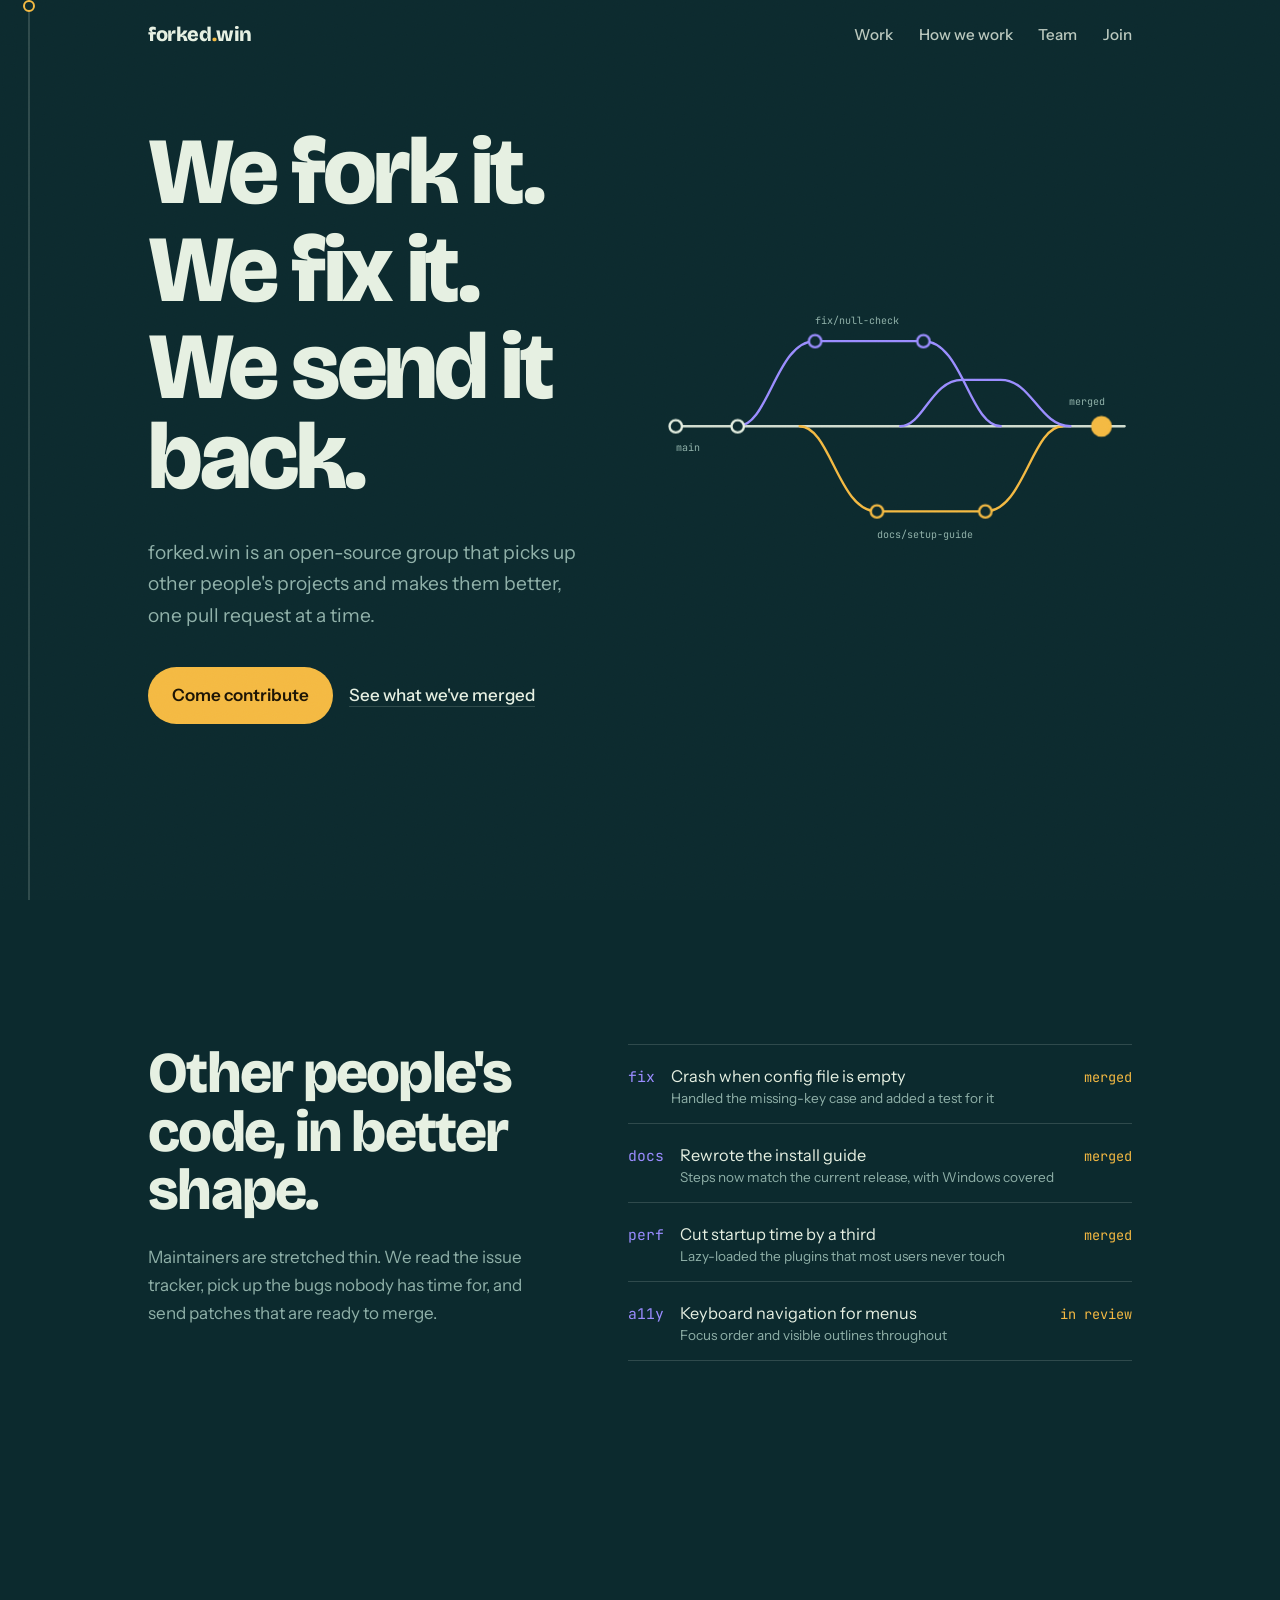
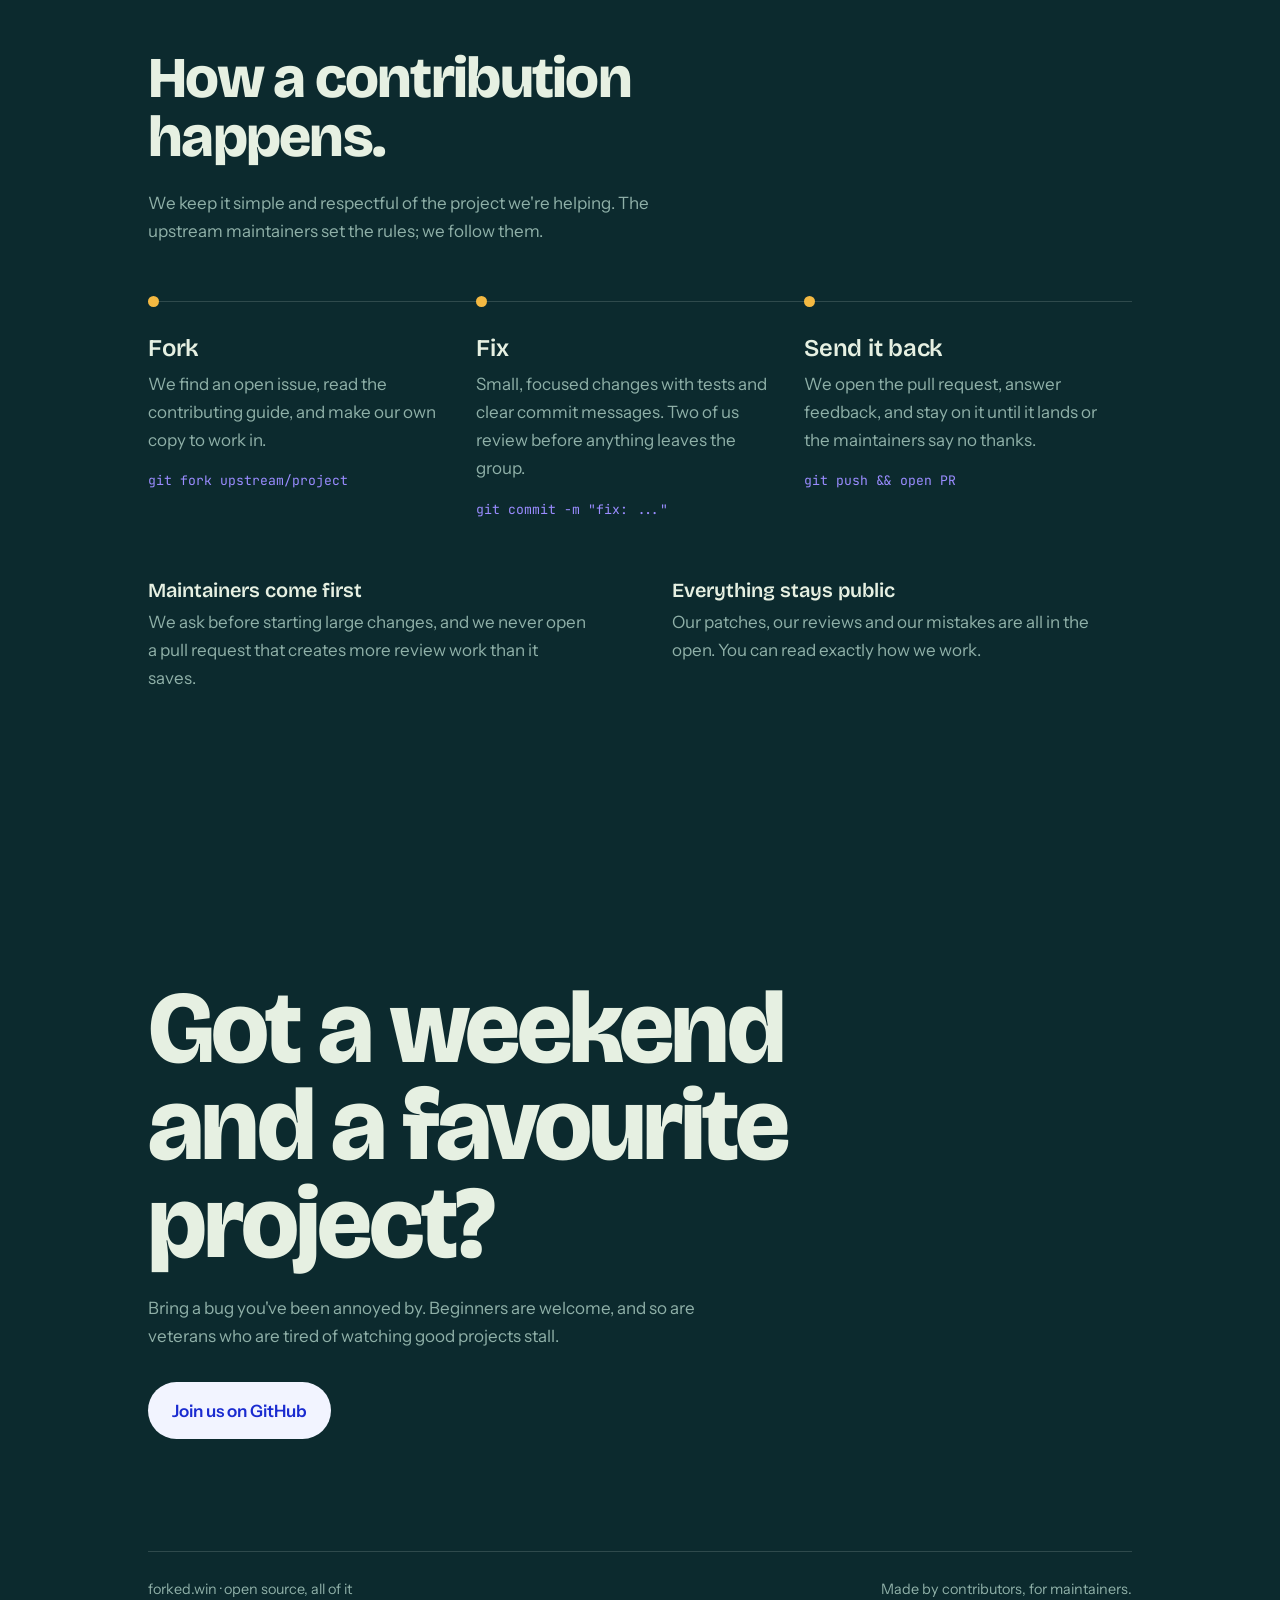
<file: index.html>
<!DOCTYPE html>
<html lang="en">
<head>
<meta charset="utf-8">
<meta name="viewport" content="width=device-width, initial-scale=1, viewport-fit=cover">
<title>forked.win — we make other people's projects better</title>
<link rel="preconnect" href="https://fonts.googleapis.com">
<link rel="preconnect" href="https://fonts.gstatic.com" crossorigin>
<link href="https://fonts.googleapis.com/css2?family=Bricolage+Grotesque:opsz,wght@12..96,400;12..96,600;12..96,800&family=Instrument+Sans:wght@400;500;600&family=JetBrains+Mono:wght@400&display=swap" rel="stylesheet">
<link rel="icon" type="image/png" href="Forked-win-logo.png">
<link rel="stylesheet" href="site-styles.css">
</head>
<body data-t="hero">

<header><div class="wrap">
  <a class="logo" href="#top">forked<i>.</i>win</a>
  <nav><a href="#work">Work</a><a href="#how">How we work</a><a href="team.html">Team</a><a href="#join">Join</a></nav>
</div></header>

<div class="rail" aria-hidden="true"><b></b><s></s></div>

<main id="top">
<section class="hero" data-t="hero">
  <div class="wrap">
    <div>
      <h1><span><em>We fork it.</em></span><span><em>We fix it.</em></span><span><em>We send it back.</em></span></h1>
      <p class="lede">forked.win is an open-source group that picks up other people's projects and makes them better, one pull request at a time.</p>
      <div class="cta">
        <a class="btn" href="#join">Come contribute</a>
        <a class="link" href="#work">See what we've merged</a>
      </div>
    </div>
    <svg class="graph" viewBox="0 0 600 440" role="img" aria-label="A git history where three branches split from main and merge back in">
      <path class="ln main" pathLength="1" d="M10 220 H590"/>
      <path class="ln b1" pathLength="1" d="M90 220 C130 220 140 110 190 110 H330 C380 110 390 220 430 220"/>
      <path class="ln b2" pathLength="1" d="M170 220 C210 220 220 330 270 330 H410 C460 330 470 220 510 220"/>
      <path class="ln b3" pathLength="1" d="M300 220 C330 220 340 160 380 160 H430 C470 160 480 220 520 220"/>
      <g stroke="var(--fg)"><circle cx="10" cy="220" r="8" style="animation-delay:.1s"/><circle cx="90" cy="220" r="8" style="animation-delay:.5s"/></g>
      <g stroke="var(--violet)"><circle cx="190" cy="110" r="8" style="animation-delay:1.1s"/><circle cx="330" cy="110" r="8" style="animation-delay:1.5s"/></g>
      <g stroke="var(--amber)"><circle cx="270" cy="330" r="8" style="animation-delay:1.7s"/><circle cx="410" cy="330" r="8" style="animation-delay:2.1s"/></g>
      <circle class="win" cx="560" cy="220" r="12"/>
      <text x="10" y="252" style="animation-delay:.3s">main</text>
      <text x="190" y="88" style="animation-delay:1.4s">fix/null-check</text>
      <text x="270" y="364" style="animation-delay:2s">docs/setup-guide</text>
      <text x="518" y="192" style="animation-delay:3.1s">merged</text>
    </svg>
  </div>
</section>

<section class="work" id="work" data-t="work">
  <div class="wrap split">
    <div class="rv">
      <h2>Other people's code, in better shape.</h2>
      <p class="sub">Maintainers are stretched thin. We read the issue tracker, pick up the bugs nobody has time for, and send patches that are ready to merge.</p>
    </div>
    <ul class="log rv">
      <li><span class="tag">fix</span><span class="what">Crash when config file is empty<small>Handled the missing-key case and added a test for it</small></span><span class="st">merged</span></li>
      <li><span class="tag">docs</span><span class="what">Rewrote the install guide<small>Steps now match the current release, with Windows covered</small></span><span class="st">merged</span></li>
      <li><span class="tag">perf</span><span class="what">Cut startup time by a third<small>Lazy-loaded the plugins that most users never touch</small></span><span class="st">merged</span></li>
      <li><span class="tag">a11y</span><span class="what">Keyboard navigation for menus<small>Focus order and visible outlines throughout</small></span><span class="st">in review</span></li>
    </ul>
  </div>
</section>

<section class="how" id="how" data-t="how">
  <div class="wrap">
    <div class="rv">
      <h2>How a contribution happens.</h2>
      <p class="sub">We keep it simple and respectful of the project we're helping. The upstream maintainers set the rules; we follow them.</p>
    </div>
    <div class="steps rv">
      <div class="step"><h3>Fork</h3><p>We find an open issue, read the contributing guide, and make our own copy to work in.</p><code>git fork upstream/project</code></div>
      <div class="step"><h3>Fix</h3><p>Small, focused changes with tests and clear commit messages. Two of us review before anything leaves the group.</p><code>git commit -m "fix: ..."</code></div>
      <div class="step"><h3>Send it back</h3><p>We open the pull request, answer feedback, and stay on it until it lands or the maintainers say no thanks.</p><code>git push &amp;&amp; open PR</code></div>
    </div>
    <div class="vals rv">
      <div><h3>Maintainers come first</h3><p>We ask before starting large changes, and we never open a pull request that creates more review work than it saves.</p></div>
      <div><h3>Everything stays public</h3><p>Our patches, our reviews and our mistakes are all in the open. You can read exactly how we work.</p></div>
    </div>
  </div>
</section>

<section class="join" id="join" data-t="join">
  <div class="wrap">
    <h2 class="rv">Got a weekend and a favourite project?</h2>
    <p class="sub rv">Bring a bug you've been annoyed by. Beginners are welcome, and so are veterans who are tired of watching good projects stall.</p>
    <a class="btn rv" href="https://github.com/Forked-Win">Join us on GitHub</a>
    <footer><span>forked.win · open source, all of it</span><span>Made by contributors, for maintainers.</span></footer>
  </div>
</section>
</main>

<script src="home-script.js"></script>
</body>
</html>
</file>
<file: site-styles.css>
:root{
  --bg:#0c2a2e; --fg:#e6f0e2; --mute:#8fb0a8; --line:rgba(230,240,226,.16);
  --amber:#f4b942; --violet:#9a8cff; --ink:#0c2a2e;
  --display:"Bricolage Grotesque","Helvetica Neue",Arial,sans-serif;
  --body:"Instrument Sans","Helvetica Neue",Arial,sans-serif;
  --mono:"JetBrains Mono",ui-monospace,Menlo,monospace;
  box-sizing:border-box;
  padding-top:env(safe-area-inset-top,0px); padding-bottom:env(safe-area-inset-bottom,0px);
}
@media (prefers-color-scheme: dark){:root:not([data-theme="light"]){--ink:#0c2a2e}}
:root[data-theme="dark"]{--ink:#0c2a2e}
html{scroll-behavior:smooth;scroll-padding-top:env(safe-area-inset-top,0px)}
*,*::before,*::after{box-sizing:inherit}
body{margin:0;background:var(--bg);color:var(--fg);font:400 1.0625rem/1.65 var(--body);
  transition:background-color 1.1s cubic-bezier(.6,.05,.2,1),color .9s ease;overflow-x:hidden}
body[data-t="work"]{--bg:#1b1637;--fg:#ece9fb;--mute:#a49fd0;--line:rgba(236,233,251,.16)}
body[data-t="how"]{--bg:#0f2219;--fg:#e4efe0;--mute:#8fae9a;--line:rgba(228,239,224,.16)}
body[data-t="join"]{--bg:#2a3df0;--fg:#f2f4ff;--mute:#b8c0ff;--line:rgba(242,244,255,.28);--amber:#f2f4ff}
a{color:inherit}
:focus-visible{outline:2px solid var(--amber);outline-offset:4px;border-radius:2px}
.wrap{max-width:1080px;margin:0 auto;padding:0 clamp(1.25rem,5vw,3rem)}
section{padding:clamp(5rem,12vw,9rem) 0;position:relative}

body::after{content:"";position:fixed;inset:0;pointer-events:none;z-index:50;opacity:.07;mix-blend-mode:overlay;
  background-image:url("data:image/svg+xml,%3Csvg xmlns='http://www.w3.org/2000/svg' width='160' height='160'%3E%3Cfilter id='n'%3E%3CfeTurbulence type='fractalNoise' baseFrequency='.9' numOctaves='2' stitchTiles='stitch'/%3E%3C/filter%3E%3Crect width='100%25' height='100%25' filter='url(%23n)'/%3E%3C/svg%3E")}

header{position:fixed;top:0;left:0;right:0;z-index:40;padding-top:env(safe-area-inset-top,0px)}
header .wrap{display:flex;justify-content:space-between;align-items:center;height:68px}
.logo{font:800 1.25rem var(--display);text-decoration:none;letter-spacing:-.02em}
.logo i{font-style:normal;color:var(--amber);transition:color .9s}
nav a{margin-left:1.6rem;text-decoration:none;font-size:.95rem;font-weight:500;opacity:.8;transition:opacity .2s}
nav a{background:linear-gradient(currentColor,currentColor) 0 100%/0 1px no-repeat;padding-bottom:3px;transition:opacity .2s,background-size .45s cubic-bezier(.2,.8,.2,1)}nav a:hover{opacity:1;background-size:100% 1px}

.rail{position:fixed;left:clamp(.6rem,2.2vw,1.8rem);top:0;bottom:0;width:2px;z-index:30;pointer-events:none}
.rail::before{content:"";position:absolute;inset:0;background:var(--line)}
.rail b{position:absolute;left:0;top:0;width:2px;height:100%;background:var(--amber);transform-origin:top;transform:scaleY(0);transition:background .9s}
.rail s{position:absolute;left:-5px;width:12px;height:12px;border-radius:50%;background:var(--bg);border:2px solid var(--amber);top:0;transition:background .9s,border-color .9s}
@media(max-width:760px){.rail{display:none}}

.hero{min-height:100svh;display:flex;align-items:center;padding-top:6rem;overflow:hidden}
.hero .wrap{display:grid;grid-template-columns:1.05fr 1fr;gap:2rem;align-items:center;width:100%}
h1{font:800 clamp(2.9rem,7.4vw,6rem)/.95 var(--display);letter-spacing:-.035em;margin:0 0 1.6rem}
h1 span{display:block;overflow:hidden;padding-bottom:.08em}
h1 span em{display:block;font-style:normal;transform:translateY(105%);animation:up 1s cubic-bezier(.2,.8,.2,1) forwards}
h1 span:nth-child(2) em{animation-delay:.12s}h1 span:nth-child(3) em{animation-delay:.24s}
@keyframes up{to{transform:none}}
.lede{max-width:34ch;color:var(--mute);font-size:1.2rem;margin:0 0 2.2rem;opacity:0;animation:fade .9s .7s forwards}
.cta{opacity:0;animation:fade .9s .9s forwards;display:flex;gap:1rem;flex-wrap:wrap;align-items:center}
@keyframes fade{to{opacity:1}}
.btn{display:inline-block;padding:.9rem 1.5rem;border-radius:999px;background:var(--amber);color:#1d1505;font-weight:600;text-decoration:none;
  transition:transform .25s cubic-bezier(.2,.8,.2,1),box-shadow .25s}
.btn:hover{transform:translateY(-2px);box-shadow:0 10px 30px -10px var(--amber)}
.link{font-weight:500;text-decoration:underline;text-underline-offset:5px;text-decoration-color:var(--line)}
.link:hover{text-decoration-color:currentColor}

.graph{width:100%;height:auto;overflow:visible}
.graph .ln{fill:none;stroke-width:3;stroke-linecap:round;stroke-dasharray:1;stroke-dashoffset:1;animation:draw 1.8s cubic-bezier(.5,0,.2,1) forwards}
.graph .main{stroke:var(--fg);opacity:.9}
.graph .b1{stroke:var(--violet);animation-delay:.6s}
.graph .b2{stroke:var(--amber);animation-delay:1.1s}
.graph .b3{stroke:var(--violet);animation-delay:1.6s}
@keyframes draw{to{stroke-dashoffset:0}}
.graph circle{fill:var(--bg);stroke-width:3;opacity:0;animation:fade .5s forwards;transition:fill .9s}
.graph .win{fill:var(--amber);stroke:var(--amber);animation:fade .5s 3s forwards,pulse 2.4s 3.4s ease-in-out infinite;transform-box:fill-box;transform-origin:center}
@keyframes pulse{50%{transform:scale(1.35)}}
.graph text{font:400 13px var(--mono);fill:var(--mute);opacity:0;animation:fade .6s forwards}
@media(max-width:860px){.hero .wrap{grid-template-columns:1fr}.graph{max-width:520px}}

h2{font:800 clamp(2rem,4.6vw,3.6rem)/1.02 var(--display);letter-spacing:-.03em;margin:0 0 1.4rem;max-width:16ch}
.sub{max-width:52ch;color:var(--mute);margin:0}

.work .split{display:grid;grid-template-columns:1fr 1.25fr;gap:clamp(2rem,6vw,5rem);align-items:start}
.log{list-style:none;margin:0;padding:0;font-family:var(--mono);font-size:.92rem}
.log li{display:grid;grid-template-columns:auto 1fr auto;gap:1rem;align-items:baseline;padding:1.1rem 0;border-bottom:1px solid var(--line);
  transition:padding-left .35s cubic-bezier(.2,.8,.2,1),background .35s}
.log li:first-child{border-top:1px solid var(--line)}
.log li:hover{padding-left:.9rem}
.log li{transition:padding-left .45s cubic-bezier(.16,1,.3,1),opacity .9s ease var(--d,0s),transform 1s cubic-bezier(.16,1,.3,1) var(--d,0s)}
.log .tag{color:var(--violet);transition:color .9s}
.log .what{font-family:var(--body);font-size:1.02rem}
.log .st{color:var(--amber);font-size:.85rem}
.log small{display:block;font:400 .85rem var(--body);color:var(--mute)}
@media(max-width:860px){.work .split{grid-template-columns:1fr}}

.steps{display:grid;grid-template-columns:repeat(3,1fr);gap:0;margin-top:3.5rem;border-top:1px solid var(--line)}
.step{padding:2rem 2rem 0 0;position:relative}
.step::before{content:"";position:absolute;top:-6px;left:0;width:11px;height:11px;border-radius:50%;background:var(--amber);transition:transform .4s}
.step:hover::before{transform:scale(1.6)}
.step h3{font:600 1.5rem var(--display);margin:0 0 .5rem;letter-spacing:-.01em}
.step p{margin:0;color:var(--mute);max-width:30ch}
.step code{font-family:var(--mono);font-size:.82rem;display:inline-block;margin-top:1rem;color:var(--violet);transition:color .9s}
@media(max-width:760px){.steps{grid-template-columns:1fr;border-top:0;border-left:1px solid var(--line);margin-left:6px}
  .step{padding:0 0 2.2rem 1.6rem}.step::before{top:.5rem;left:-6px}}

.vals{display:grid;grid-template-columns:repeat(2,1fr);gap:3rem 4rem;margin-top:3.5rem}
.vals h3{font:600 1.25rem var(--display);margin:0 0 .4rem}
.vals p{margin:0;color:var(--mute);max-width:40ch}
@media(max-width:760px){.vals{grid-template-columns:1fr}}

.join{padding-bottom:3rem}
.join h2{font-size:clamp(2.6rem,8vw,7rem);max-width:12ch;line-height:.95}
.join .btn{background:#f2f4ff;color:#1a2bd0;margin-top:2rem}
footer{margin-top:7rem;padding-top:1.6rem;border-top:1px solid var(--line);display:flex;justify-content:space-between;flex-wrap:wrap;gap:1rem;font-size:.9rem;color:var(--mute)}

.rv{opacity:0;transform:translateY(28px);filter:blur(6px);transition:opacity 1.1s ease,transform 1.2s cubic-bezier(.16,1,.3,1),filter 1.1s ease}
.rv.on{filter:none}
.log li,.step,.vals>div{opacity:0;transform:translateY(16px);transition:opacity .9s ease var(--d,0s),transform 1s cubic-bezier(.16,1,.3,1) var(--d,0s)}
.on>.step,.on>div,.log.on li,.steps.on .step,.vals.on>div{opacity:1;transform:none}
.log li:nth-child(2),.step:nth-child(2),.vals>div:nth-child(2){--d:.12s}
.log li:nth-child(3),.step:nth-child(3){--d:.24s}
.log li:nth-child(4){--d:.36s}
.rv.on{opacity:1;transform:none}

@media(prefers-reduced-motion:reduce){
  *,*::before,*::after{animation-duration:.01ms!important;animation-delay:0s!important;transition-duration:.01ms!important}
  .rv{opacity:1;transform:none}h1 span em{transform:none}.graph .ln{stroke-dashoffset:0}
}
</file>
